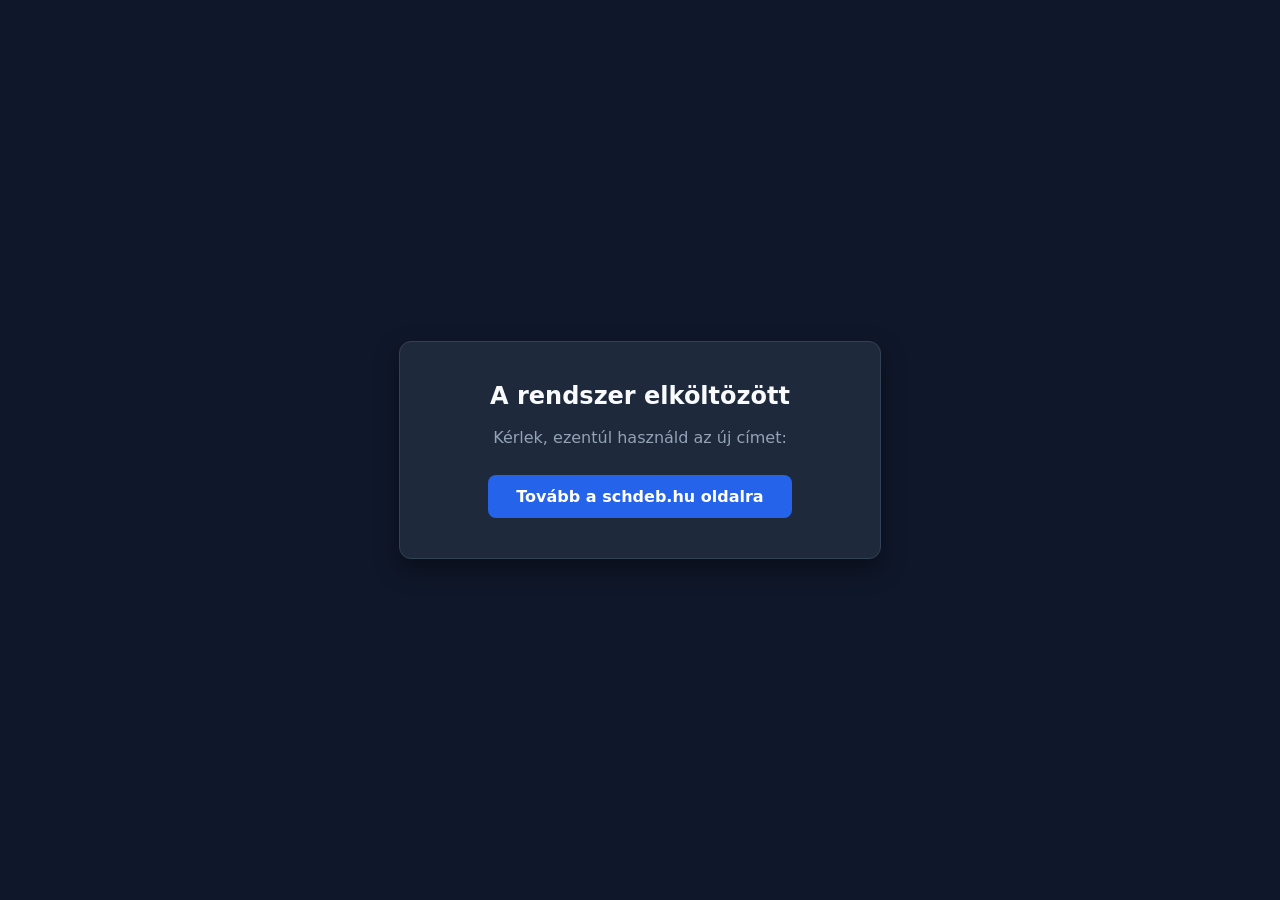
<file: index.html>
<!DOCTYPE html>
<html lang="hu">
<head>
    <meta charset="UTF-8">
    <meta name="viewport" content="width=device-width, initial-scale=1.0">
    <title>CMMS - Átköltöztünk</title>
    <style>
        body {
            font-family: 'Segoe UI', system-ui, sans-serif;
            background-color: #0f172a;
            color: #f8fafc;
            display: flex;
            justify-content: center;
            align-items: center;
            height: 100vh;
            margin: 0;
            padding: 20px;
            box-sizing: border-box;
        }
        .card {
            background-color: #1e293b;
            border: 1px solid #334155;
            border-radius: 12px;
            padding: 40px 30px;
            text-align: center;
            max-width: 420px;
            width: 100%;
            box-shadow: 0 10px 25px rgba(0, 0, 0, 0.4);
        }
        h1 {
            margin-top: 0;
            font-size: 24px;
            color: #f8fafc;
        }
        p {
            color: #94a3b8;
            font-size: 16px;
            line-height: 1.5;
            margin-bottom: 25px;
        }
        a.btn {
            display: inline-block;
            background-color: #2563eb;
            color: #ffffff;
            text-decoration: none;
            font-weight: bold;
            font-size: 16px;
            padding: 12px 28px;
            border-radius: 8px;
            transition: background-color 0.2s;
        }
        a.btn:hover {
            background-color: #1d4ed8;
        }
    </style>
</head>
<body>
    <div class="card">
        <h1>A rendszer elköltözött</h1>
        <p>Kérlek, ezentúl használd az új címet:</p>
        <a href="https://schdeb.hu" class="btn">Tovább a schdeb.hu oldalra</a>
    </div>
</body>
</html>
</file>
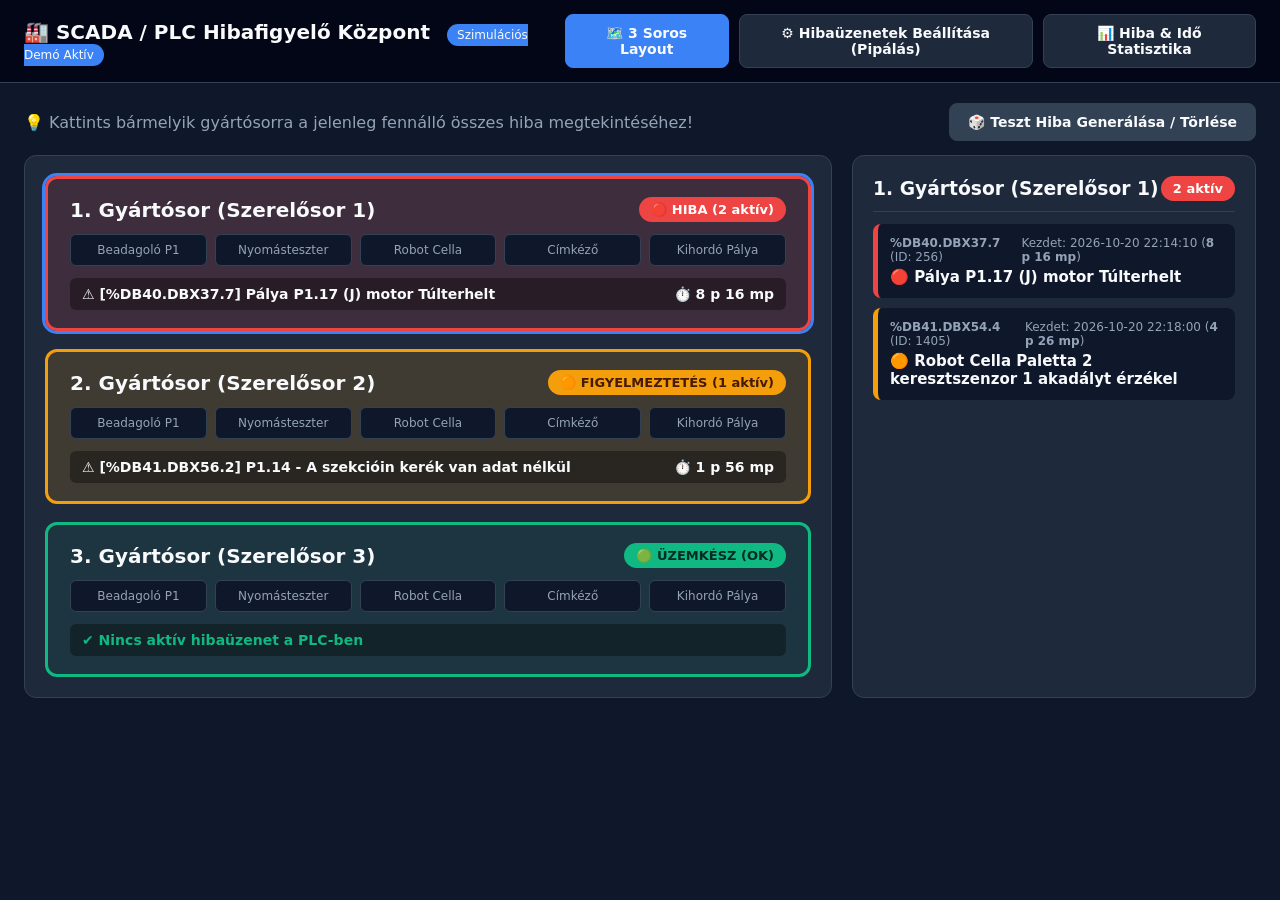
<file: plc.html>
<!DOCTYPE html>
<html lang="hu">
<head>
    <meta charset="UTF-8">
    <meta name="viewport" content="width=device-width, initial-scale=1.0">
    <title>Gyártósori PLC Hibafigyelő & Layout</title>
    <style>
        :root {
            --bg-dark: #0f172a;
            --card-bg: #1e293b;
            --border: #334155;
            --text-main: #f8fafc;
            --text-muted: #94a3b8;
            --ok-green: #10b981;
            --warn-orange: #f59e0b;
            --err-red: #ef4444;
            --accent: #3b82f6;
        }
        * { box-sizing: border-box; font-family: 'Segoe UI', system-ui, sans-serif; }
        body { margin: 0; background: var(--bg-dark); color: var(--text-main); }

        /* Felső navigáció */
        header {
            display: flex; justify-content: space-between; align-items: center;
            padding: 14px 24px; background: #020617; border-bottom: 1px solid var(--border);
        }
        .nav-tabs { display: flex; gap: 10px; }
        .tab-btn {
            padding: 10px 18px; border-radius: 8px; border: 1px solid var(--border);
            background: var(--card-bg); color: var(--text-main); cursor: pointer;
            font-weight: 600; font-size: 14px; transition: 0.2s;
        }
        .tab-btn.active { background: var(--accent); border-color: var(--accent); }
        .container { padding: 20px 24px; max-width: 1600px; margin: auto; }

        /* FÜL 1: LAYOUT ÉS AKTÍV HIBÁK */
        .layout-grid {
            display: grid; grid-template-columns: 2fr 1fr; gap: 20px;
        }
        .plant-floor {
            background: var(--card-bg); border: 1px solid var(--border);
            border-radius: 12px; padding: 20px; display: flex; flex-direction: column; gap: 18px;
        }
        .line-box {
            border: 3px solid var(--ok-green); border-radius: 12px; padding: 18px 22px;
            background: rgba(16, 185, 129, 0.08); cursor: pointer;
            transition: transform 0.15s, box-shadow 0.2s; position: relative;
        }
        .line-box:hover { transform: translateY(-2px); }
        .line-box.selected { outline: 3px solid var(--accent); }

        /* Státusz színek és animációk */
        .line-box.status-ERROR {
            border-color: var(--err-red); background: rgba(239, 68, 68, 0.15);
            animation: pulse-red 1.4s infinite;
        }
        .line-box.status-WARNING {
            border-color: var(--warn-orange); background: rgba(245, 158, 11, 0.15);
            animation: pulse-orange 2s infinite;
        }
        @keyframes pulse-red {
            0%, 100% { box-shadow: 0 0 0 0 rgba(239, 68, 68, 0.6); }
            50% { box-shadow: 0 0 22px 6px rgba(239, 68, 68, 0.35); }
        }
        @keyframes pulse-orange {
            0%, 100% { box-shadow: 0 0 0 0 rgba(245, 158, 11, 0.5); }
            50% { box-shadow: 0 0 16px 4px rgba(245, 158, 11, 0.25); }
        }

        .line-header { display: flex; justify-content: space-between; align-items: center; margin-bottom: 12px; }
        .line-title { font-size: 20px; font-weight: 700; }
        .badge {
            padding: 5px 12px; border-radius: 20px; font-size: 13px; font-weight: 700;
        }
        .badge.OK { background: var(--ok-green); color: #022c22; }
        .badge.WARNING { background: var(--warn-orange); color: #451a03; }
        .badge.ERROR { background: var(--err-red); color: white; }

        /* Gépállomások vizuális sávja a soron belül */
        .stations-row {
            display: grid; grid-template-columns: repeat(5, 1fr); gap: 8px; margin-bottom: 12px;
        }
        .station-pill {
            background: #0f172a; border: 1px solid var(--border); border-radius: 6px;
            padding: 8px; text-align: center; font-size: 12px; color: var(--text-muted);
        }
        .top-alarm-banner {
            font-size: 14px; font-weight: 600; padding: 8px 12px; border-radius: 6px;
            background: rgba(0,0,0,0.35); display: flex; justify-content: space-between;
        }

        /* Jobb oldali részletes hibalista panel */
        .details-panel {
            background: var(--card-bg); border: 1px solid var(--border);
            border-radius: 12px; padding: 20px; display: flex; flex-direction: column;
            max-height: 650px;
        }
        .alarm-list { overflow-y: auto; display: flex; flex-direction: column; gap: 10px; margin-top: 12px; }
        .alarm-card {
            padding: 12px; border-radius: 8px; border-left: 5px solid var(--err-red);
            background: #0f172a;
        }
        .alarm-card.WARNING { border-left-color: var(--warn-orange); }
        .alarm-card-head { display: flex; justify-content: space-between; font-size: 12px; color: var(--text-muted); margin-bottom: 4px; }
        .alarm-card-text { font-size: 15px; font-weight: 600; }

        /* Táblázatok (Beállítások és Statisztika) */
        .card-panel {
            background: var(--card-bg); border: 1px solid var(--border);
            border-radius: 12px; padding: 20px;
        }
        .toolbar { display: flex; gap: 12px; margin-bottom: 16px; flex-wrap: wrap; align-items: center; }
        input[type="text"], select {
            background: #0f172a; color: white; border: 1px solid var(--border);
            padding: 9px 14px; border-radius: 6px; font-size: 14px;
        }
        table { width: 100%; border-collapse: collapse; font-size: 14px; }
        th, td { padding: 10px 12px; border-bottom: 1px solid var(--border); text-align: left; }
        th { background: #0f172a; color: var(--text-muted); position: sticky; top: 0; }
        .table-scroll { max-height: 540px; overflow-y: auto; border: 1px solid var(--border); border-radius: 8px; }

        /* KPI kártyák a statisztikánál */
        .kpi-row { display: grid; grid-template-columns: repeat(4, 1fr); gap: 16px; margin-bottom: 20px; }
        .kpi-box { background: #0f172a; border: 1px solid var(--border); padding: 16px; border-radius: 10px; }
        .kpi-val { font-size: 28px; font-weight: 800; margin-top: 6px; color: var(--accent); }
        .bar-wrap { background: #0f172a; height: 10px; border-radius: 5px; overflow: hidden; width: 140px; }
        .bar-fill { height: 100%; background: var(--err-red); }
    </style>
</head>
<body>

<header>
    <div>
        <span style="font-size: 20px; font-weight: 800;">🏭 SCADA / PLC Hibafigyelő Központ</span>
        <span id="conn_badge" style="margin-left: 12px; font-size: 12px; padding: 4px 10px; border-radius: 12px; background: #3b82f6;">Szimulációs Demó Aktív</span>
    </div>
    <div class="nav-tabs">
        <button class="tab-btn active" onclick="switchTab('layout', this)">🗺️ 3 Soros Layout</button>
        <button class="tab-btn" onclick="switchTab('config', this)">⚙️ Hibaüzenetek Beállítása (Pipálás)</button>
        <button class="tab-btn" onclick="switchTab('stats', this)">📊 Hiba & Idő Statisztika</button>
    </div>
</header>

<div class="container">

    <!-- ================= 1. FÜL: LAYOUT ================= -->
    <div id="tab_layout" class="tab-content">
        <div style="margin-bottom: 14px; display: flex; justify-content: space-between; align-items: center;">
            <span style="color: var(--text-muted);">💡 Kattints bármelyik gyártósorra a jelenleg fennálló összes hiba megtekintéséhez!</span>
            <button class="tab-btn" style="background:#334155;" onclick="triggerRandomDemoAlarm()">🎲 Teszt Hiba Generálása / Törlése</button>
        </div>

        <div class="layout-grid">
            <!-- Bal oldal: 3 Gyártósor vizuális layout -->
            <div class="plant-floor" id="lines_container"></div>

            <!-- Jobb oldal: Kiválasztott gyártósor aktív hibalistája -->
            <div class="details-panel">
                <div style="display: flex; justify-content: space-between; align-items: center; border-bottom: 1px solid var(--border); padding-bottom: 10px;">
                    <h3 id="selected_line_title" style="margin: 0;">Kiválasztva: 1. Gyártósor</h3>
                    <span id="selected_line_count" class="badge OK">0 aktív</span>
                </div>
                <div class="alarm-list" id="active_alarm_list"></div>
            </div>
        </div>
    </div>

    <!-- ================= 2. FÜL: HIBA KONFIGURÁCIÓ ================= -->
    <div id="tab_config" class="tab-content" style="display: none;">
        <div class="card-panel">
            <div class="toolbar">
                <label><b>Gyártósor:</b></label>
                <select id="cfg_line" onchange="renderConfigTable()">
                    <option value="LINE_1">1. Gyártósor (PLC 1)</option>
                    <option value="LINE_2">2. Gyártósor (PLC 2)</option>
                    <option value="LINE_3">3. Gyártósor (PLC 3)</option>
                </select>

                <input type="text" id="cfg_search" placeholder="🔍 Keresés szöveg vagy DB cím alapján (pl. Vészstop, P1.17, DB40)..." style="width: 380px;" oninput="renderConfigTable()">

                <select id="cfg_filter_sev" onchange="renderConfigTable()">
                    <option value="ALL">Minden típus</option>
                    <option value="ERROR">🔴 Csak Piros Hiba (ERROR)</option>
                    <option value="WARNING">🟠 Csak Narancs Infó (WARNING)</option>
                </select>

                <label style="cursor: pointer;">
                    <input type="checkbox" id="cfg_hide_empty" checked onchange="renderConfigTable()"> 
                    <code>&lt;No value&gt;</code> tartalékok elrejtése
                </label>
            </div>

            <div class="table-scroll">
                <table>
                    <thead>
                        <tr>
                            <th style="width: 90px;">Megjelenítés</th>
                            <th style="width: 70px;">ID</th>
                            <th style="width: 140px;">PLC Cím</th>
                            <th>Hibaüzenet Szövege (HMIAlarms.xlsx)</th>
                            <th style="width: 220px;">Jelzés Szintje (Szín)</th>
                        </tr>
                    </thead>
                    <tbody id="cfg_tbody"></tbody>
                </table>
            </div>
        </div>
    </div>

    <!-- ================= 3. FÜL: STATISZTIKA ================= -->
    <div id="tab_stats" class="tab-content" style="display: none;">
        <div class="kpi-row">
            <div class="kpi-box">
                <div style="color: var(--text-muted); font-size: 13px;">Összes Hibaesemény (Időszak)</div>
                <div class="kpi-val" id="kpi_total_count">0 db</div>
            </div>
            <div class="kpi-box">
                <div style="color: var(--text-muted); font-size: 13px;">Teljes Hiba / Állásidő</div>
                <div class="kpi-val" id="kpi_total_time" style="color: var(--err-red);">0 perc</div>
            </div>
            <div class="kpi-box">
                <div style="color: var(--text-muted); font-size: 13px;">Átlagos Elhárítási Idő (MTTR)</div>
                <div class="kpi-val" id="kpi_mttr" style="color: var(--warn-orange);">0 mp</div>
            </div>
            <div class="kpi-box">
                <div style="color: var(--text-muted); font-size: 13px;">Legkritikusabb Állomás</div>
                <div class="kpi-val" id="kpi_worst_line" style="font-size: 20px; color: var(--ok-green);">-</div>
            </div>
        </div>

        <div class="card-panel">
            <div class="toolbar">
                <label><b>Gyártósor szűrő:</b></label>
                <select id="stat_line" onchange="renderStats()">
                    <option value="ALL">Összes Gyártósor (1-3)</option>
                    <option value="LINE_1">1. Gyártósor</option>
                    <option value="LINE_2">2. Gyártósor</option>
                    <option value="LINE_3">3. Gyártósor</option>
                </select>
            </div>

            <div class="table-scroll">
                <table>
                    <thead>
                        <tr>
                            <th>Gyártósor</th>
                            <th>PLC Cím</th>
                            <th>Hibaüzenet</th>
                            <th>Szint</th>
                            <th>Előfordulás (db)</th>
                            <th>Összes Időtartam</th>
                            <th>Átlagos Idő</th>
                            <th>Időarány</th>
                        </tr>
                    </thead>
                    <tbody id="stat_tbody"></tbody>
                </table>
            </div>
        </div>
    </div>

</div>

<script>
    const API_BASE = "http://localhost:8000/api";
    let selectedLine = "LINE_1";

    const LINES = [
        { id: "LINE_1", name: "1. Gyártósor (Szerelősor 1)", stations: ["Beadagoló P1", "Nyomásteszter", "Robot Cella", "Címkéző", "Kihordó Pálya"] },
        { id: "LINE_2", name: "2. Gyártósor (Szerelősor 2)", stations: ["Beadagoló P1", "Nyomásteszter", "Robot Cella", "Címkéző", "Kihordó Pálya"] },
        { id: "LINE_3", name: "3. Gyártósor (Szerelősor 3)", stations: ["Beadagoló P1", "Nyomásteszter", "Robot Cella", "Címkéző", "Kihordó Pálya"] }
    ];

    // Valódi minták a csatolt HMIAlarms.xlsx fájlból
    let alarmDefinitions = [
        { DefID: 1, LineID: "LINE_1", AlarmID: 1, PLCAddress: "%DB40.DBX0.0", AlarmText: "Vészstop lenyomva a Főszekrényen", Severity: "ERROR", IsEnabled: 1 },
        { DefID: 2, LineID: "LINE_1", AlarmID: 3, PLCAddress: "%DB40.DBX0.2", AlarmText: "Vészstop -1- lenyomva a beadagoló pályán", Severity: "ERROR", IsEnabled: 1 },
        { DefID: 3, LineID: "LINE_1", AlarmID: 7, PLCAddress: "%DB40.DBX0.6", AlarmText: "Vészstop lenyomva a Címkéző Állomásnál", Severity: "ERROR", IsEnabled: 1 },
        { DefID: 4, LineID: "LINE_1", AlarmID: 17, PLCAddress: "%DB40.DBX10.0", AlarmText: "Inxpect Diagnosztikai Hiba", Severity: "ERROR", IsEnabled: 1 },
        { DefID: 5, LineID: "LINE_1", AlarmID: 256, PLCAddress: "%DB40.DBX37.7", AlarmText: "Pálya P1.17 (J) motor Túlterhelt", Severity: "ERROR", IsEnabled: 1 },
        { DefID: 6, LineID: "LINE_1", AlarmID: 469, PLCAddress: "%DB40.DBX61.4", AlarmText: "Robot: 5 - \"HIBAS KEREK ATMERO\"", Severity: "ERROR", IsEnabled: 1 },
        { DefID: 7, LineID: "LINE_1", AlarmID: 1063, PLCAddress: "%DB41.DBX15.6", AlarmText: "P1.10 Motor túlmelegedés", Severity: "WARNING", IsEnabled: 1 },
        { DefID: 8, LineID: "LINE_1", AlarmID: 1233, PLCAddress: "%DB41.DBX35.0", AlarmText: "P1.17 ERP kommunikáció van de a kerék paraméterei hibásak", Severity: "WARNING", IsEnabled: 1 },
        { DefID: 9, LineID: "LINE_1", AlarmID: 1405, PLCAddress: "%DB41.DBX54.4", AlarmText: "Robot Cella Paletta 2 keresztszenzor 1 akadályt érzékel", Severity: "WARNING", IsEnabled: 1 },
        { DefID: 10, LineID: "LINE_1", AlarmID: 12, PLCAddress: "%DB40.DBX1.3", AlarmText: "<No value>", Severity: "ERROR", IsEnabled: 0 },
        // LINE_2 és LINE_3 definíciók
        { DefID: 11, LineID: "LINE_2", AlarmID: 266, PLCAddress: "%DB40.DBX39.1", AlarmText: "Pálya P1.20 Továbbítási Időtúllépés történt", Severity: "ERROR", IsEnabled: 1 },
        { DefID: 12, LineID: "LINE_2", AlarmID: 1419, PLCAddress: "%DB41.DBX56.2", AlarmText: "P1.14 - A szekcióin kerék van adat nélkül", Severity: "WARNING", IsEnabled: 1 },
        { DefID: 13, LineID: "LINE_3", AlarmID: 483, PLCAddress: "%DB40.DBX63.2", AlarmText: "Robot: 12 - \"HOME PROGRAM LEFUTAS HIBA\"", Severity: "ERROR", IsEnabled: 1 }
    ];

    // Aktív hibák (demó adatok induláskor)
    let activeAlarms = [
        { LogID: 101, LineID: "LINE_1", PLCAddress: "%DB40.DBX37.7", StartTime: "2026-10-20 22:14:10", ElapsedSec: 495 },
        { LogID: 102, LineID: "LINE_1", PLCAddress: "%DB41.DBX54.4", StartTime: "2026-10-20 22:18:00", ElapsedSec: 265 },
        { LogID: 103, LineID: "LINE_2", PLCAddress: "%DB41.DBX56.2", StartTime: "2026-10-20 22:20:30", ElapsedSec: 115 }
    ];

    // Történeti statisztika (demó adatok)
    let statHistory = [
        { LineID: "LINE_1", PLCAddress: "%DB40.DBX37.7", OccurrenceCount: 14, TotalDurationSec: 5420 },
        { LineID: "LINE_1", PLCAddress: "%DB40.DBX61.4", OccurrenceCount: 9, TotalDurationSec: 3180 },
        { LineID: "LINE_2", PLCAddress: "%DB40.DBX39.1", OccurrenceCount: 19, TotalDurationSec: 2890 },
        { LineID: "LINE_1", PLCAddress: "%DB41.DBX54.4", OccurrenceCount: 27, TotalDurationSec: 1950 },
        { LineID: "LINE_3", PLCAddress: "%DB40.DBX63.2", OccurrenceCount: 5, TotalDurationSec: 1420 }
    ];

    function formatDuration(sec) {
        const m = Math.floor(sec / 60);
        const s = Math.floor(sec % 60);
        return m > 0 ? `${m} p ${s} mp` : `${s} mp`;
    }

    function getEnrichedActiveAlarms() {
        return activeAlarms.map(a => {
            const def = alarmDefinitions.find(d => d.LineID === a.LineID && d.PLCAddress === a.PLCAddress);
            if (!def || !def.IsEnabled) return null;
            return { ...a, AlarmText: def.AlarmText, Severity: def.Severity, AlarmID: def.AlarmID };
        }).filter(Boolean).sort((a, b) => (a.Severity === "ERROR" ? -1 : 1));
    }

    function renderLayout() {
        const enriched = getEnrichedActiveAlarms();
        const container = document.getElementById("lines_container");
        container.innerHTML = "";

        LINES.forEach(line => {
            const lineAlarms = enriched.filter(a => a.LineID === line.id);
            const hasError = lineAlarms.some(a => a.Severity === "ERROR");
            const hasWarn = lineAlarms.some(a => a.Severity === "WARNING");

            let stateClass = "OK";
            let badgeText = "🟢 ÜZEMKÉSZ (OK)";
            if (hasError) { stateClass = "ERROR"; badgeText = `🔴 HIBA (${lineAlarms.length} aktív)`; }
            else if (hasWarn) { stateClass = "WARNING"; badgeText = `🟠 FIGYELMEZTETÉS (${lineAlarms.length} aktív)`; }

            const topAlarm = lineAlarms[0];
            const bannerHtml = topAlarm
                ? `<div class="top-alarm-banner">
                     <span>⚠️ <b>[${topAlarm.PLCAddress}]</b> ${topAlarm.AlarmText}</span>
                     <span>⏱️ ${formatDuration(topAlarm.ElapsedSec)}</span>
                   </div>`
                : `<div class="top-alarm-banner" style="color: var(--ok-green);">✔ Nincs aktív hibaüzenet a PLC-ben</div>`;

            const div = document.createElement("div");
            div.className = `line-box status-${stateClass} ${selectedLine === line.id ? 'selected' : ''}`;
            div.onclick = () => { selectedLine = line.id; renderLayout(); };

            div.innerHTML = `
                <div class="line-header">
                    <span class="line-title">${line.name}</span>
                    <span class="badge ${stateClass}">${badgeText}</span>
                </div>
                <div class="stations-row">
                    ${line.stations.map(st => `<div class="station-pill">${st}</div>`).join("")}
                </div>
                ${bannerHtml}
            `;
            container.appendChild(div);
        });

        renderSelectedLineDetails(enriched);
    }

    function renderSelectedLineDetails(enriched) {
        const lineObj = LINES.find(l => l.id === selectedLine);
        document.getElementById("selected_line_title").innerText = lineObj ? lineObj.name : selectedLine;

        const listDiv = document.getElementById("active_alarm_list");
        const countBadge = document.getElementById("selected_line_count");
        const alarms = enriched.filter(a => a.LineID === selectedLine);

        countBadge.innerText = `${alarms.length} aktív`;
        countBadge.className = `badge ${alarms.some(a => a.Severity === 'ERROR') ? 'ERROR' : (alarms.length ? 'WARNING' : 'OK')}`;

        if (alarms.length === 0) {
            listDiv.innerHTML = `<div style="text-align:center; padding: 40px; color: var(--text-muted);">✅ Ezen a gyártósoron jelenleg nincs aktív hiba.</div>`;
            return;
        }

        listDiv.innerHTML = alarms.map(a => `
            <div class="alarm-card ${a.Severity}">
                <div class="alarm-card-head">
                    <span><b>${a.PLCAddress}</b> (ID: ${a.AlarmID})</span>
                    <span>Kezdet: ${a.StartTime} (<b>${formatDuration(a.ElapsedSec)}</b>)</span>
                </div>
                <div class="alarm-card-text">
                    ${a.Severity === 'ERROR' ? '🔴' : '🟠'} ${a.AlarmText}
                </div>
            </div>
        `).join("");
    }

    function renderConfigTable() {
        const line = document.getElementById("cfg_line").value;
        const q = document.getElementById("cfg_search").value.toLowerCase().trim();
        const sev = document.getElementById("cfg_filter_sev").value;
        const hideEmpty = document.getElementById("cfg_hide_empty").checked;

        const tbody = document.getElementById("cfg_tbody");
        const filtered = alarmDefinitions.filter(d => {
            if (d.LineID !== line) return false;
            if (hideEmpty && d.AlarmText === "<No value>") return false;
            if (sev !== "ALL" && d.Severity !== sev) return false;
            if (q && !(`${d.AlarmText} ${d.PLCAddress} ${d.AlarmID}`).toLowerCase().includes(q)) return false;
            return true;
        });

        tbody.innerHTML = filtered.map(d => `
            <tr>
                <td style="text-align: center;">
                    <input type="checkbox" style="transform: scale(1.4); cursor: pointer;" 
                           ${d.IsEnabled ? 'checked' : ''} 
                           onchange="toggleAlarmEnable(${d.DefID}, this.checked)">
                </td>
                <td>#${d.AlarmID}</td>
                <td><code>${d.PLCAddress}</code></td>
                <td style="font-weight: 600;">${d.AlarmText}</td>
                <td>
                    <select onchange="changeAlarmSeverity(${d.DefID}, this.value)" 
                            style="border-color: ${d.Severity === 'ERROR' ? '#ef4444' : '#f59e0b'};">
                        <option value="ERROR" ${d.Severity === 'ERROR' ? 'selected' : ''}>🔴 Piros Hiba (ERROR)</option>
                        <option value="WARNING" ${d.Severity === 'WARNING' ? 'selected' : ''}>🟠 Narancs Infó (WARNING)</option>
                    </select>
                </td>
            </tr>
        `).join("");
    }

    function toggleAlarmEnable(defId, enabled) {
        const item = alarmDefinitions.find(d => d.DefID === defId);
        if (item) {
            item.IsEnabled = enabled ? 1 : 0;
            renderLayout();
            renderStats();
        }
    }

    function changeAlarmSeverity(defId, newSev) {
        const item = alarmDefinitions.find(d => d.DefID === defId);
        if (item) {
            item.Severity = newSev;
            renderConfigTable();
            renderLayout();
            renderStats();
        }
    }

    function renderStats() {
        const filterLine = document.getElementById("stat_line").value;
        const tbody = document.getElementById("stat_tbody");

        const rows = statHistory.map(s => {
            const def = alarmDefinitions.find(d => d.LineID === s.LineID && d.PLCAddress === s.PLCAddress);
            if (!def || !def.IsEnabled) return null;
            if (filterLine !== "ALL" && s.LineID !== filterLine) return null;
            return { ...s, AlarmText: def.AlarmText, Severity: def.Severity };
        }).filter(Boolean).sort((a, b) => b.TotalDurationSec - a.TotalDurationSec);

        const totalCount = rows.reduce((sum, r) => sum + r.OccurrenceCount, 0);
        const totalSec = rows.reduce((sum, r) => sum + r.TotalDurationSec, 0);
        const maxSec = rows.length ? rows[0].TotalDurationSec : 1;

        document.getElementById("kpi_total_count").innerText = `${totalCount} db`;
        document.getElementById("kpi_total_time").innerText = `${Math.round(totalSec / 60)} perc`;
        document.getElementById("kpi_mttr").innerText = totalCount ? `${Math.round(totalSec / totalCount)} mp` : "0 mp";
        document.getElementById("kpi_worst_line").innerText = rows.length ? `${rows[0].LineID} (${rows[0].PLCAddress})` : "-";

        tbody.innerHTML = rows.map(r => {
            const avg = Math.round(r.TotalDurationSec / r.OccurrenceCount);
            const pct = Math.round((r.TotalDurationSec / maxSec) * 100);
            return `
                <tr>
                    <td><b>${r.LineID}</b></td>
                    <td><code>${r.PLCAddress}</code></td>
                    <td style="font-weight: 600;">${r.AlarmText}</td>
                    <td><span class="badge ${r.Severity}">${r.Severity === 'ERROR' ? '🔴 Hiba' : '🟠 Infó'}</span></td>
                    <td><b>${r.OccurrenceCount}x</b></td>
                    <td>${formatDuration(r.TotalDurationSec)}</td>
                    <td>${formatDuration(avg)}</td>
                    <td>
                        <div class="bar-wrap">
                            <div class="bar-fill" style="width:${pct}%; background:${r.Severity === 'ERROR' ? '#ef4444' : '#f59e0b'};"></div>
                        </div>
                    </td>
                </tr>
            `;
        }).join("");
    }

    function triggerRandomDemoAlarm() {
        if (activeAlarms.find(a => a.LineID === "LINE_3")) {
            activeAlarms = activeAlarms.filter(a => a.LineID !== "LINE_3");
        } else {
            activeAlarms.push({
                LogID: Date.now(), LineID: "LINE_3", PLCAddress: "%DB40.DBX63.2",
                StartTime: new Date().toTimeString().slice(0, 8), ElapsedSec: 1
            });
        }
        renderLayout();
    }

    function switchTab(tabName, btn) {
        document.querySelectorAll(".tab-content").forEach(el => el.style.display = "none");
        document.querySelectorAll(".tab-btn").forEach(el => el.classList.remove("active"));
        document.getElementById("tab_" + tabName).style.display = "block";
        btn.classList.add("active");
        if (tabName === "config") renderConfigTable();
        if (tabName === "stats") renderStats();
    }

    // Másodpercenkénti számláló frissítés
    setInterval(() => {
        activeAlarms.forEach(a => a.ElapsedSec++);
        renderLayout();
    }, 1000);

    renderLayout();
</script>
</body>
</html>
</file>
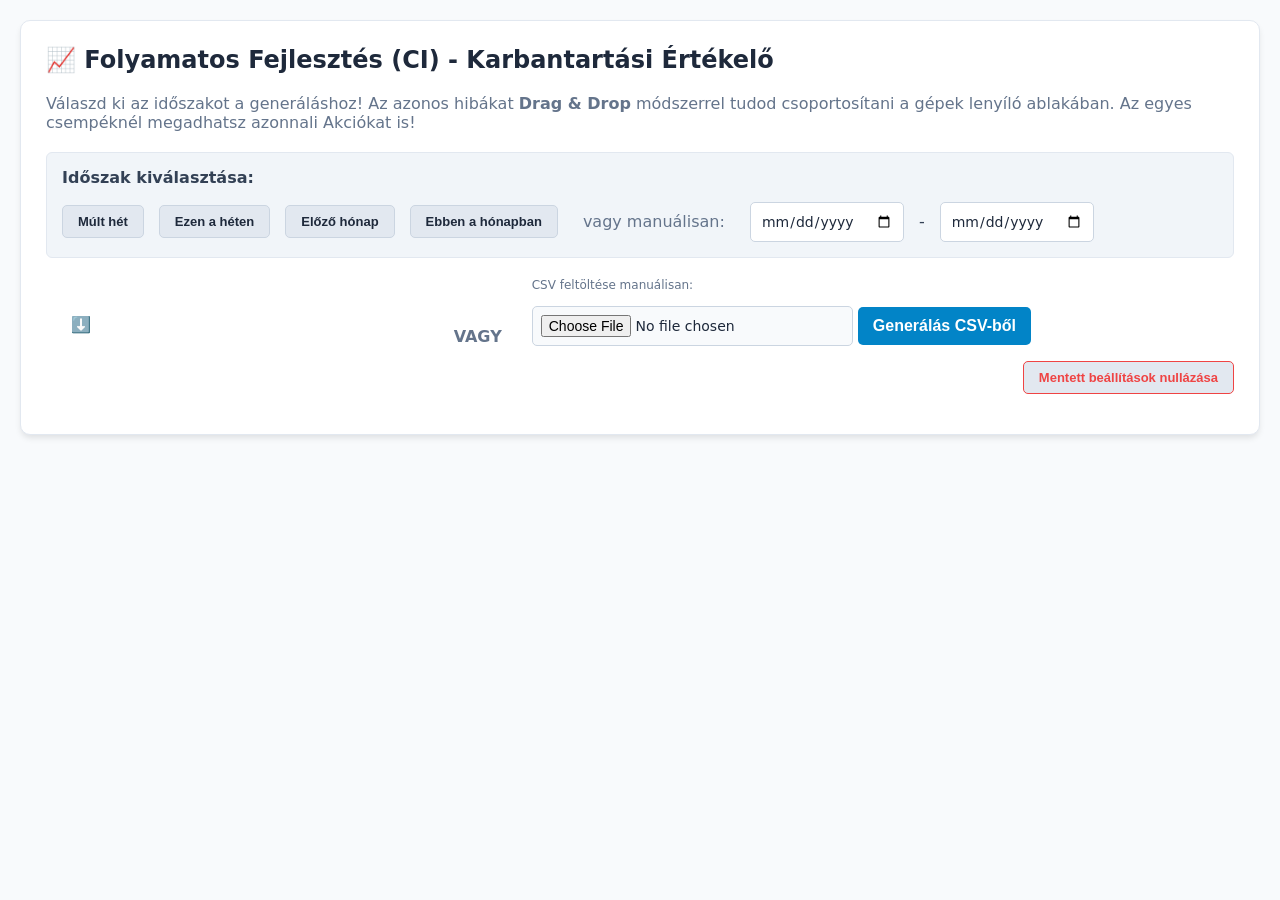
<file: prezentacio.html>
<!DOCTYPE html>
<html lang="hu">
<head>
    <meta charset="UTF-8">
    <meta name="viewport" content="width=device-width, initial-scale=1.0">
    <title>CMMS Continuous Improvement Prezentáció</title>
    <style>
        :root {
            --bg-dark: #0f172a; --surface: #ffffff; --primary: #1e293b; 
            --accent: #0284c7; --text-main: #334155; --text-muted: #64748b;
            --border: #e2e8f0; --pri-info: #0ea5e9; --pri-normal: #10b981; 
            --pri-high: #f59e0b; --pri-crit: #ef4444; --prev: #8b5cf6;
        }

        body { font-family: 'Segoe UI', system-ui, sans-serif; background: #f8fafc; color: var(--text-main); margin: 0; padding: 20px; }
        
        .control-panel { background: var(--surface); padding: 25px; border-radius: 10px; box-shadow: 0 4px 6px -1px rgba(0,0,0,0.1); max-width: 1200px; margin: 0 auto 30px auto; border: 1px solid var(--border); }
        .control-panel h2 { margin-top: 0; color: var(--primary); font-size: 24px; display:flex; align-items:center; gap:10px; }
        
        .flex-row { display: flex; gap: 15px; align-items: center; flex-wrap: wrap; margin-bottom: 15px; }
        .btn-quick { background: #e2e8f0; border: 1px solid #cbd5e1; padding: 8px 15px; border-radius: 5px; cursor: pointer; color: var(--primary); font-weight: 600; font-size: 13px; transition: 0.2s; }
        .btn-quick:hover { background: #cbd5e1; }
        
        input[type="date"], input[type="file"], input[type="text"], textarea { padding: 10px; border: 1px solid #cbd5e1; border-radius: 5px; font-family: inherit; font-size: 14px; background: #fff; color:var(--primary); box-sizing: border-box; }
        .dash-input { width: 100%; margin-bottom: 15px; }
        .dash-input:focus { outline: none; border-color: var(--accent); box-shadow: 0 0 0 3px rgba(2, 132, 199, 0.1); }
        
        .btn-generate { background: var(--accent); color: white; border: none; padding: 12px 25px; border-radius: 5px; cursor: pointer; font-weight: bold; font-size: 16px; margin-top: 10px; transition: 0.2s; }
        .btn-generate:hover { background: #0369a1; }
        .btn-print { background: var(--pri-normal); color: white; border: none; padding: 12px 25px; border-radius: 5px; cursor: pointer; font-weight: bold; font-size: 16px; margin-top: 10px; display: none; }
        
        #reportContainer { display: none; background: white; padding: 40px; max-width: 1200px; margin: 0 auto; box-shadow: 0 10px 25px rgba(0,0,0,0.1); border-radius: 8px; border-top: 8px solid var(--primary); }
        
        .report-header { display: flex; justify-content: space-between; align-items: flex-end; border-bottom: 2px solid var(--primary); padding-bottom: 20px; margin-bottom: 30px; }
        .report-header h1 { margin: 0; color: var(--primary); font-size: 32px; text-transform: uppercase; letter-spacing: 1px; }
        .report-header .date-range { font-size: 18px; color: var(--text-muted); font-weight: bold; }

        .kpi-grid { display: grid; grid-template-columns: repeat(4, 1fr); gap: 20px; margin-bottom: 40px; }
        .kpi-box { background: #f8fafc; padding: 20px; border-radius: 8px; text-align: center; border: 1px solid var(--border); border-bottom: 4px solid var(--border); }
        .kpi-box h4 { margin: 0 0 10px 0; font-size: 13px; color: var(--text-muted); text-transform: uppercase; letter-spacing: 0.5px; }
        .kpi-box .val { font-size: 36px; font-weight: bold; color: var(--primary); }
        .kpi-box.crit { border-bottom-color: var(--pri-crit); } .kpi-box.crit .val { color: var(--pri-crit); }
        .kpi-box.warn { border-bottom-color: var(--pri-high); } .kpi-box.warn .val { color: var(--pri-high); }
        .kpi-box.prev { border-bottom-color: var(--prev); } .kpi-box.prev .val { color: var(--prev); }

        .section-title { font-size: 22px; color: var(--primary); margin: 30px 0 15px 0; border-bottom: 2px solid var(--border); padding-bottom: 5px; display: flex; align-items: center; justify-content: space-between; gap: 10px; }
        
        /* CSEMPE & ACCORDION STÍLUSOK */
        details { background: #f8fafc; border: 1px solid var(--border); border-radius: 6px; margin-bottom: 15px; transition: all 0.3s ease; }
        details[open] { box-shadow: 0 4px 10px rgba(0,0,0,0.05); border-color: var(--accent); }
        summary { padding: 15px 20px; font-weight: bold; font-size: 16px; cursor: pointer; list-style: none; display: flex; justify-content: space-between; align-items: center; color: var(--primary); }
        summary::-webkit-details-marker { display: none; }
        summary:hover { background: #f1f5f9; }
        
        .summary-title { display: flex; align-items: center; gap: 10px; flex: 1; font-size: 18px; }
        .summary-stats { display: flex; gap: 15px; align-items: center; font-size: 14px; }
        .summary-badge { background: var(--bg-dark); color: white; padding: 4px 10px; border-radius: 20px; font-size: 12px; }
        .summary-badge.crit { background: var(--pri-crit); }
        .summary-badge.warn { background: var(--pri-high); color: #000; }
        
        .details-content { padding: 20px; border-top: 1px solid var(--border); background: #ffffff; border-radius: 0 0 6px 6px; }

        /* DRAG & DROP CSEMPÉK */
        .tile-grid { display: grid; grid-template-columns: repeat(auto-fill, minmax(280px, 1fr)); gap: 15px; }
        .ticket-tile { background: #ffffff; border: 1px solid var(--border); border-radius: 8px; padding: 15px; box-shadow: 0 2px 4px rgba(0,0,0,0.05); cursor: grab; transition: transform 0.2s, box-shadow 0.2s; position: relative; display: flex; flex-direction: column; }
        .ticket-tile:active { cursor: grabbing; }
        .ticket-tile:hover { transform: translateY(-2px); box-shadow: 0 6px 12px rgba(0,0,0,0.1); border-color: #cbd5e1; }
        .ticket-tile.drag-over { border: 2px dashed var(--accent); background: #f0f9ff; transform: scale(1.02); }
        
        .ticket-tile.group-tile { border: 2px dashed var(--pri-high); background: #fffbeb; }
        .ticket-tile.group-tile.drag-over { border-color: var(--pri-normal); background: #f0fdf4; }

        .tile-header { display: flex; justify-content: space-between; align-items: flex-start; margin-bottom: 10px; font-size: 12px; color: var(--text-muted); }
        .tile-title { font-weight: bold; font-size: 14px; color: var(--text-main); margin-bottom: 8px; line-height: 1.4; }
        .tile-solution { font-size: 13px; color: #64748b; font-style: italic; margin-bottom: 10px; flex: 1; }
        .tile-footer { display: flex; justify-content: space-between; align-items: center; font-size: 12px; margin-top: auto; }

        .badge { padding: 4px 8px; border-radius: 4px; font-size: 10px; font-weight: bold; color: white; text-transform: uppercase; display: inline-block; white-space: nowrap; }
        .badge-crit { background: var(--pri-crit); }
        .badge-high { background: var(--pri-high); }
        .badge-obs { background: var(--pri-obs); }
        .badge-normal { background: var(--bg-dark); }
        
        /* INTERAKTÍV JEGYZET DOBOZ ÉS TÁBLÁZAT */
        .action-plan { background: #f8fafc; border: 1px solid var(--border); padding: 25px; border-radius: 8px; margin-top: 40px; }
        .action-plan h3 { color: var(--primary); margin-top: 0; display: flex; align-items: center; gap: 8px; font-size: 20px; border-bottom: 2px solid var(--border); padding-bottom: 10px; }
        .editable-area { min-height: 100px; background: white; border: 1px dashed #cbd5e1; padding: 20px; border-radius: 5px; font-size: 15px; line-height: 1.6; outline: none; }
        .editable-area:focus { border-color: var(--accent); box-shadow: 0 0 0 3px rgba(2, 132, 199, 0.2); }
        .editable-area li { margin-bottom: 10px; }

        .action-table { width: 100%; border-collapse: collapse; font-size: 14px; margin-bottom: 20px; background: white; }
        .action-table th, .action-table td { border: 1px solid var(--border); padding: 12px; text-align: left; vertical-align: top; }
        .action-table th { background: #fef3c7; color: #b45309; font-weight: bold; }

        /* MODAL KINÉZET RÉSZLETEKHEZ ÉS AKCIÓKHOZ */
        .modal-overlay { display: none; position: fixed; top:0; left:0; width:100%; height:100%; background: rgba(0,0,0,0.85); z-index: 1000; align-items: center; justify-content: center; backdrop-filter: blur(5px); }
        .modal-content { background: var(--surface); padding: 30px; border-radius: 10px; border: 1px solid var(--border); max-width: 700px; width: 90%; max-height: 90vh; overflow-y: auto; color: var(--text-main); box-shadow: 0 10px 40px rgba(0,0,0,0.8); }
        .btn-close-modal { background: var(--border); color: white; border: none; padding: 10px 20px; border-radius: 6px; cursor: pointer; font-size: 14px; font-weight: bold; width: 100%; margin-top: 20px; }

        .no-print { display: flex; }
        @media print {
            body { padding: 0; background: white; }
            .control-panel, .no-print { display: none !important; }
            #reportContainer { box-shadow: none; border-top: none; padding: 0; max-width: 100%; }
            .editable-area { border: 1px solid #eee; }
            .page-break { page-break-before: always; }
            details { break-inside: avoid; }
            details[open] .details-content { display: block; }
            .ticket-tile { break-inside: avoid; border: 1px solid #ccc; box-shadow: none; }
            .modal-overlay { display: none !important; }
        }
    </style>
</head>
<body>

    <div class="control-panel" id="controls">
        <h2>📈 Folyamatos Fejlesztés (CI) - Karbantartási Értékelő</h2>
        <p style="color:var(--text-muted); margin-bottom:20px;">Válaszd ki az időszakot a generáláshoz! Az azonos hibákat <b>Drag & Drop</b> módszerrel tudod csoportosítani a gépek lenyíló ablakában. Az egyes csempéknél megadhatsz azonnali Akciókat is!</p>

        <div class="flex-row" style="background:#f1f5f9; padding:15px; border-radius:6px; border:1px solid var(--border);">
            <div style="font-weight:bold; width:100%;">Időszak kiválasztása:</div>
            <button class="btn-quick" onclick="setPreset('last_week')">Múlt hét</button>
            <button class="btn-quick" onclick="setPreset('this_week')">Ezen a héten</button>
            <button class="btn-quick" onclick="setPreset('last_month')">Előző hónap</button>
            <button class="btn-quick" onclick="setPreset('this_month')">Ebben a hónapban</button>
            <span style="margin: 0 10px; color:var(--text-muted);">vagy manuálisan:</span>
            <input type="date" id="dateFrom">
            <span> - </span>
            <input type="date" id="dateTo">
        </div>
        
        <div class="flex-row" style="margin-top:20px; align-items:flex-end;">
            <button class="btn-generate" style="background: var(--pri-prog);" onclick="fetchDataFromSystem()">⬇️ Elemzés generálása az Élő Rendszerből</button>
            <div style="margin:0 15px; font-weight:bold; color:var(--text-muted);">VAGY</div>
            <div>
                <div style="font-size:12px; margin-bottom:5px; color:var(--text-muted);">CSV feltöltése manuálisan:</div>
                <input type="file" id="csvFileInput" accept=".csv" style="background:#f8fafc; padding:8px;">
                <button class="btn-generate" style="padding: 10px 15px;" onclick="generateReportFromCSV()">Generálás CSV-ből</button>
            </div>
            
            <div style="margin-left:auto; display:flex; gap:10px;">
                <button class="btn-quick" id="btnUnhideAll" onclick="unhideAll()" style="display:none; border-color:var(--text-muted); color:var(--text-muted);">👁️ Rejtettek visszaállítása (<span id="hiddenCount">0</span>)</button>
                <button class="btn-quick" onclick="resetGrouping()" style="border-color:var(--pri-crit); color:var(--pri-crit);">Mentett beállítások nullázása</button>
                <button class="btn-quick" id="btnExpandAll" style="display:none; border:1px solid var(--accent); color:var(--accent);" onclick="toggleAllDetails(true)">Mindent kinyit</button>
                <button class="btn-print" id="btnPrint" onclick="window.print()">🖨️ Teljes Lap Mentése PDF-be</button>
            </div>
        </div>
        
        <div id="errorMsg" style="color:var(--pri-crit); font-weight:bold; margin-top:15px;"></div>
    </div>

    <!-- PREZENTÁCIÓS FELÜLET -->
    <div id="reportContainer">
        <div class="report-header">
            <div>
                <h1>Continuous Improvement Jelentés</h1>
                <div style="color:var(--primary); font-size:18px; margin-top:5px;">Eseti meghibásodások és Visszatérő problémák elemzése</div>
            </div>
            <div class="date-range" id="reportDateRange">2026.09.01 - 2026.09.10</div>
        </div>

        <div class="kpi-grid">
            <div class="kpi-box">
                <h4>Összes Eseti Hiba</h4>
                <div class="val" id="kpiEseti">0</div>
            </div>
            <div class="kpi-box prev">
                <h4>Elvégzett Preventív</h4>
                <div class="val" id="kpiPrev">0</div>
            </div>
            <div class="kpi-box warn">
                <h4>Eseti Javítási Idő (Perc)</h4>
                <div class="val" id="kpiJavitas">0</div>
            </div>
            <div class="kpi-box crit">
                <h4>Teljes Termeléskiesés</h4>
                <div class="val" id="kpiKieses">0</div>
            </div>
        </div>

        <!-- FOLYAMATOS FEJLESZTÉS: GÉPEK RANGSORA -->
        <div class="section-title">
            <div>⚙️ Gépek rangsora (Kattints a gépekre a részletekért!)</div>
        </div>
        
        <div class="no-print" style="background:#e0f2fe; padding:10px 15px; border:1px solid #bae6fd; border-radius:6px; margin-bottom:15px; color:#0369a1; font-size:14px;">
            💡 <b>Tipp:</b> A lenyíló ablakokban lévő hibakártyákat egérrel <b>egymásra húzva (Drag & Drop)</b> tudod csoportosítani! A teljes szövegeket a nagyító (🔍) ikonra kattintva nézheted meg.
        </div>

        <div id="paretoContainer" style="margin-bottom: 40px;">
            <!-- Ide generáljuk a lenyíló gépeket csempékkel -->
        </div>

        <!-- FOLYAMATOS FEJLESZTÉS: VISSZATÉRŐ HIBÁK -->
        <div class="section-title" style="color: var(--pri-high); border-color: var(--pri-high);">
            <div>🔁 Visszatérő problémák összesítője</div>
            <div style="font-size:14px; color:var(--text-muted); font-weight:normal;">Ideális jelöltek új preventív feladatok létrehozására.</div>
        </div>
        <div id="recurringIssuesContainer" style="margin-bottom: 40px; border-left: 4px solid var(--pri-high); padding-left: 15px;">
            <!-- Ide generáljuk a visszatérőket (Kizárólag a Csoport csempéket) -->
        </div>

        <!-- INTERAKTÍV AKCIÓTERV -->
        <div class="page-break"></div>
        <div class="action-plan">
            <div style="display:flex; justify-content:space-between; align-items:flex-end; border-bottom: 2px solid var(--border); padding-bottom: 10px; margin-bottom: 15px;">
                <h3 style="border-bottom:none; padding-bottom:0; margin-bottom:0;">🎯 Generált Akcióterv</h3>
                
                <div class="no-print" style="display:flex; flex-direction:column; gap:5px; align-items:flex-end;">
                    <div style="display:flex; gap:10px; align-items:center;">
                        <span style="font-weight:bold; color:var(--text-muted); font-size:12px;">Csak Akcióterv Exportálása:</span>
                        <button class="btn-quick" style="background:var(--pri-normal); color:white; border:none; margin:0;" onclick="exportActionPlanOnly('csv')">📥 CSV</button>
                        <button class="btn-quick" style="background:var(--pri-normal); color:white; border:none; margin:0;" onclick="exportActionPlanOnly('pdf')">📄 PDF</button>
                    </div>
                    <div style="display:flex; gap:10px; align-items:center;">
                        <span style="font-weight:bold; color:var(--text-muted); font-size:12px;">Teljes Hibalista + Akciók:</span>
                        <button class="btn-quick" style="background:var(--pri-info); color:white; border:none; margin:0;" onclick="exportProblemAndActionPlan('csv')">📥 CSV</button>
                        <button class="btn-quick" style="background:var(--pri-info); color:white; border:none; margin:0;" onclick="exportProblemAndActionPlan('pdf')">📄 PDF</button>
                    </div>
                </div>
            </div>

            <table class="action-table" id="generatedActionTable">
                <thead>
                    <tr>
                        <th style="width:20%;">Érintett Gép</th>
                        <th style="width:30%;">Azonosított Probléma</th>
                        <th style="width:30%;">Végrehajtandó Akció</th>
                        <th style="width:10%;">Felelős</th>
                        <th style="width:10%;">Határidő</th>
                    </tr>
                </thead>
                <tbody>
                    <!-- JS generálja a csempéken lévő Akciók alapján -->
                </tbody>
            </table>

            <h3 style="margin-top:30px;">💡 Egyéb megbeszélés jegyzetek (Szabadon szerkeszthető)</h3>
            <ul class="editable-area" contenteditable="true" id="meetingNotesArea">
                <li style="color:var(--text-muted);">[Kattints ide a szabad szavas jegyzeteléshez...]</li>
            </ul>
        </div>
    </div>

    <!-- MODAL A TELJES SZÖVEG MEGJELENÍTÉSÉHEZ -->
    <div class="modal-overlay" id="detailsModal" onclick="closeDetailsModal(event)">
        <div class="modal-content" onclick="event.stopPropagation()">
            <h2 id="modalDetailTitle" style="margin-top:0; color:var(--primary); border-bottom:2px solid var(--border); padding-bottom:10px;">Részletek</h2>
            <div id="modalDetailBody" style="font-size:15px; line-height:1.6;"></div>
            <button class="btn-close-modal" onclick="closeDetailsModal(true)">Bezárás</button>
        </div>
    </div>

    <!-- MODAL AKCIÓ HOZZÁADÁSÁHOZ -->
    <div class="modal-overlay" id="actionModal" onclick="closeActionModal(event)">
        <div class="modal-content" onclick="event.stopPropagation()">
            <h2 style="margin-top:0; color:var(--pri-high); border-bottom:2px solid var(--border); padding-bottom:10px;">⚡ Akció Hozzáadása</h2>
            
            <div style="background:#f8fafc; border:1px solid #cbd5e1; padding:15px; border-radius:6px; margin-bottom:20px; font-size:14px;">
                <div style="margin-bottom:8px;"><b style="color:var(--text-muted);">Érintett Gép:</b> <span id="actionModalGep" style="font-weight:bold; color:var(--primary);"></span></div>
                <div><b style="color:var(--text-muted);">Azonosított Probléma:</b> <span id="actionModalHiba" style="color:var(--primary);"></span></div>
            </div>
            
            <input type="hidden" id="actionModalId">
            
            <label style="font-weight:bold; font-size:14px; margin-bottom:5px; display:block;">Végrehajtandó Akció leírása:</label>
            <textarea id="actionModalText" rows="3" class="dash-input" placeholder="Részletes leírás, hogy mit kell megcsinálni..."></textarea>
            
            <div style="display:flex; gap:15px; margin-bottom:10px;">
                <div style="flex:1;">
                    <label style="font-weight:bold; font-size:14px; margin-bottom:5px; display:block;">Felelős személy:</label>
                    <input type="text" id="actionModalFelelos" class="dash-input" placeholder="Pl. Kovács János">
                </div>
                <div style="flex:1;">
                    <label style="font-weight:bold; font-size:14px; margin-bottom:5px; display:block;">Határidő:</label>
                    <input type="date" id="actionModalDeadline" class="dash-input">
                </div>
            </div>
            
            <div style="display:flex; gap:10px; margin-top:20px;">
                <button class="btn-generate" style="flex:1; margin:0; background:var(--pri-normal);" onclick="saveActionModal()">💾 Mentés</button>
                <button class="btn-generate" style="flex:1; margin:0; background:var(--pri-crit);" onclick="deleteActionModal()">🗑️ Akció Törlése</button>
                <button class="btn-close-modal" style="flex:1; margin:0; background:var(--text-muted);" onclick="closeActionModal(true)">Mégsem</button>
            </div>
        </div>
    </div>

<script>
    const SCRIPT_URL = "https://script.google.com/macros/s/AKfycbziABd0I2cSep7TveoNoaQZkI5FzxYl4suqSfCR2rD8MXJQNMHPiygbTD8MK0T3Qz40/exec";

    let globalReportData = [];
    let currentDateFrom = "";
    let currentDateTo = "";

    let groupingState = JSON.parse(localStorage.getItem('cmms_grouping')) || { manualGroups: [], ungrouped: [], hiddenTasks: [], actions: {} };
    if (!groupingState.hiddenTasks) groupingState.hiddenTasks = []; 
    if (!groupingState.actions) groupingState.actions = {};

    let currentAutoGroups = {}; 
    let currentDisplayedActions = []; 
    let currentExportData = []; 

    function toISO(d) {
        return d.getFullYear() + "-" + String(d.getMonth()+1).padStart(2,'0') + "-" + String(d.getDate()).padStart(2,'0');
    }

    function setPreset(type) {
        let today = new Date(); let fromDate = new Date(); let toDate = new Date();
        if (type === 'this_week') {
            let day = today.getDay() || 7; fromDate.setDate(today.getDate() - day + 1); toDate = today;
        } else if (type === 'last_week') {
            let day = today.getDay() || 7; toDate.setDate(today.getDate() - day); fromDate.setDate(toDate.getDate() - 6);
        } else if (type === 'this_month') {
            fromDate = new Date(today.getFullYear(), today.getMonth(), 1); toDate = today;
        } else if (type === 'last_month') {
            fromDate = new Date(today.getFullYear(), today.getMonth() - 1, 1); toDate = new Date(today.getFullYear(), today.getMonth(), 0);
        }
        document.getElementById('dateFrom').value = toISO(fromDate);
        document.getElementById('dateTo').value = toISO(toDate);
    }

    function toggleAllDetails(state) {
        document.querySelectorAll('details').forEach(d => { d.open = state; });
    }

    function resetGrouping() {
        if(!confirm("Biztosan törlöd az összes eddigi kézi csoportosítást, szétbontást, elrejtést ÉS AKCIÓT?")) return;
        localStorage.removeItem('cmms_grouping');
        groupingState = { manualGroups: [], ungrouped: [], hiddenTasks: [], actions: {} };
        if(globalReportData.length > 0) processReportData(globalReportData, currentDateFrom, currentDateTo);
        else alert("Sikeresen nullázva!");
    }

    // --- CSV ÉS PDF EXPORTÁLÁS FUNKCIÓK ---
    function downloadCSV(csv, fn) { 
        let a = document.createElement("a"); 
        a.href = URL.createObjectURL(new Blob(["\ufeff" + csv], {type: 'text/csv;charset=utf-8;'})); 
        a.download = fn; 
        document.body.appendChild(a); 
        a.click(); 
        document.body.removeChild(a); 
    }

    function printToPDF(tableHtml, title) {
        let win = window.open('', '_blank');
        if(!win) { alert("Kérlek, engedélyezd az előugró ablakokat a PDF generáláshoz!"); return; }
        win.document.write(`
            <html><head><title>${title}</title>
            <style>
                body { font-family: 'Segoe UI', system-ui, sans-serif; padding: 20px; color: #0f172a; }
                h1 { color: #1e293b; border-bottom: 2px solid #e2e8f0; padding-bottom: 10px; margin-bottom: 20px; }
                table { width: 100%; border-collapse: collapse; font-size: 13px; }
                th, td { border: 1px solid #cbd5e1; padding: 10px; text-align: left; vertical-align: top; }
                th { background-color: #f1f5f9; color: #0f172a; font-weight: bold; }
                tr:nth-child(even) { background-color: #f8fafc; }
                @media print {
                    @page { size: landscape; margin: 10mm; }
                    body { padding: 0; }
                }
            </style>
            </head><body>
            <h1>${title}</h1>
            ${tableHtml}
            <script>
                window.onload = function() { setTimeout(function() { window.print(); window.close(); }, 500); }
            <\/script>
            </body></html>
        `);
        win.document.close();
    }

    function exportActionPlanOnly(format) {
        if(currentDisplayedActions.length === 0) return alert("Nincs exportálható akció jelenleg a táblázatban!");
        
        if(format === 'csv') {
            let csv = "Érintett Gép;Azonosított Probléma;Végrehajtandó Akció;Felelős;Határidő\n";
            currentDisplayedActions.forEach(a => {
                csv += `"${a.gep}";"${String(a.hiba).replace(/"/g, '""')}";"${String(a.text).replace(/"/g, '""')}";"${a.felelos || ''}";"${a.deadline || ''}"\n`;
            });
            downloadCSV(csv, "CMMS_Akcioterv.csv");
        } else if (format === 'pdf') {
            let html = `<table><thead><tr><th>Érintett Gép</th><th>Azonosított Probléma</th><th>Végrehajtandó Akció</th><th>Felelős</th><th>Határidő</th></tr></thead><tbody>`;
            currentDisplayedActions.forEach(a => {
                let formattedDate = a.deadline ? new Date(a.deadline).toLocaleDateString('hu-HU') : "-";
                html += `<tr>
                    <td><b>${a.gep}</b></td>
                    <td>${a.hiba}</td>
                    <td style="color:#b45309; font-weight:bold;">${a.text}</td>
                    <td>${a.felelos || "-"}</td>
                    <td>${formattedDate}</td>
                </tr>`;
            });
            html += `</tbody></table>`;
            printToPDF(html, "Karbantartási Akcióterv - " + document.getElementById('reportDateRange').innerText);
        }
    }

    function exportProblemAndActionPlan(format) {
        if(currentExportData.length === 0) return alert("Nincs megjeleníthető adat az exportáláshoz!");
        
        if(format === 'csv') {
            let csv = "Típus;Gép;Probléma / Hiba leírása;Esetek száma;Össz Kiesés (perc);Végrehajtandó Akció;Felelős;Határidő\n";
            currentExportData.forEach(d => {
                let type = d.isGroup ? "Csoportosított / Visszatérő" : "Egyedi Eseti Hiba";
                let actionText = d.action ? String(d.action.text).replace(/"/g, '""') : "";
                let actionFelelos = d.action ? (d.action.felelos || "") : "";
                let actionDeadline = d.action ? (d.action.deadline || "") : "";
                csv += `"${type}";"${d.gep}";"${String(d.hiba).replace(/"/g, '""')}";"${d.count}";"${d.downtime}";"${actionText}";"${actionFelelos}";"${actionDeadline}"\n`;
            });
            downloadCSV(csv, "CMMS_Teljes_Hibalista_Es_Akcioterv.csv");
        } else if (format === 'pdf') {
            let html = `<table><thead><tr><th>Típus</th><th>Gép</th><th>Probléma / Hiba leírása</th><th>Esetek (db)</th><th>Kiesés (p)</th><th>Végrehajtandó Akció</th><th>Felelős</th><th>Határidő</th></tr></thead><tbody>`;
            currentExportData.forEach(d => {
                let type = d.isGroup ? "Csoportosított" : "Egyedi Eseti";
                let actionText = d.action ? d.action.text : "-";
                let actionFelelos = d.action && d.action.felelos ? d.action.felelos : "-";
                let actionDeadline = d.action && d.action.deadline ? new Date(d.action.deadline).toLocaleDateString('hu-HU') : "-";
                html += `<tr>
                    <td>${type}</td>
                    <td><b>${d.gep}</b></td>
                    <td>${d.hiba}</td>
                    <td style="text-align:center;">${d.count}</td>
                    <td style="text-align:center; color:#ef4444; font-weight:bold;">${d.downtime}</td>
                    <td style="color:#b45309; font-weight:bold;">${actionText}</td>
                    <td>${actionFelelos}</td>
                    <td>${actionDeadline}</td>
                </tr>`;
            });
            html += `</tbody></table>`;
            printToPDF(html, "Teljes Hibalista és Akcióterv - " + document.getElementById('reportDateRange').innerText);
        }
    }

    // --- RÉSZLETEK MODAL LOGIKA ---
    function showTaskDetails(taskId, ev) {
        if(ev) { ev.stopPropagation(); ev.preventDefault(); }
        let t = globalReportData.find(x => x['ID'] === taskId);
        if(!t) return;
        
        document.getElementById('modalDetailTitle').innerText = t['Gép'] + " (Eseti hiba)";
        
        let dObj = new Date(t['Időpont']);
        let dateF = dObj.toLocaleString('hu-HU');
        let megSzoveg = String(t['Megoldás']);
        
        let html = `
            <div style="margin-bottom:15px; font-size:13px; color:var(--text-muted);">
                <b>Dátum:</b> ${dateF} &nbsp;|&nbsp; <b>Beküldte:</b> ${t['Beküldő']} &nbsp;|&nbsp; <b>Prioritás:</b> ${t['Prioritás']}
            </div>
            <div style="background:#f8fafc; padding:15px; border-radius:6px; border:1px solid #cbd5e1; margin-bottom:15px;">
                <b style="color:var(--primary); font-size:16px;">Hiba leírása:</b><br><div style="margin-top:5px;">${String(t['Hiba']).replace(/\n/g, '<br>')}</div>
            </div>
            <div style="background:#f0fdf4; padding:15px; border-radius:6px; border:1px solid #bbf7d0;">
                <b style="color:var(--pri-normal); font-size:16px;">Megoldás:</b><br><div style="margin-top:5px;">${megSzoveg.replace(/\n/g, '<br>')}</div>
            </div>
            <div style="margin-top:15px; font-weight:bold; color:var(--accent); display:flex; justify-content:space-between;">
                <span>Felelős: ${t['Lezárta'] || t['Felelős']}</span>
                <span>Kiesés: ${t['Kiesés (perc)'] || 0} p</span>
            </div>
        `;
        document.getElementById('modalDetailBody').innerHTML = html;
        document.getElementById('detailsModal').style.display = 'flex';
    }

    function showGroupDetails(groupId, isManual, ev) {
        if(ev) { ev.stopPropagation(); ev.preventDefault(); }
        
        let group = null;
        if(isManual) {
            let mGrp = groupingState.manualGroups.find(g => g.id === groupId);
            if(mGrp) {
                group = { name: mGrp.name, gep: mGrp.gep, tasks: globalReportData.filter(x => mGrp.taskIds.includes(x['ID'])) };
            }
        } else {
            let aGrp = currentAutoGroups[groupId];
            if(aGrp) {
                group = { name: aGrp.name, gep: aGrp.gep, tasks: aGrp.items };
            }
        }
        
        if(!group) return;

        document.getElementById('modalDetailTitle').innerText = group.gep + " (Összevont csoport)";
        
        let html = `<h3 style="margin-top:0; margin-bottom:20px; color:var(--pri-high); border-bottom:2px dashed var(--border); padding-bottom:10px;">${group.name}</h3>`;
        
        group.tasks.sort((a,b) => new Date(b['Időpont']) - new Date(a['Időpont'])).forEach(t => {
            let dObj = new Date(t['Időpont']);
            let dateF = dObj.toLocaleString('hu-HU');
            let megSzoveg = String(t['Megoldás']);
            
            html += `
            <div style="margin-bottom:20px; border-bottom:1px solid var(--border); padding-bottom:15px;">
                <div style="margin-bottom:8px; font-size:12px; color:var(--text-muted);"><b>Dátum:</b> ${dateF} &nbsp;|&nbsp; <b>Beküldte:</b> ${t['Beküldő']}</div>
                <div style="margin-bottom:10px; font-weight:bold; color:var(--primary);">${String(t['Hiba']).replace(/\n/g, '<br>')}</div>
                <div style="background:#f8fafc; padding:12px; border-radius:6px; border:1px solid #cbd5e1; font-size:14px;">
                    <b style="color:var(--pri-normal);">Megoldás:</b><br>${megSzoveg.replace(/\n/g, '<br>')}
                </div>
                <div style="margin-top:10px; font-size:13px; font-weight:bold; color:var(--accent); display:flex; justify-content:space-between;">
                    <span>Felelős: ${t['Lezárta'] || t['Felelős']}</span>
                    <span>Kiesés: ${t['Kiesés (perc)'] || 0} p</span>
                </div>
            </div>`;
        });
        
        document.getElementById('modalDetailBody').innerHTML = html;
        document.getElementById('detailsModal').style.display = 'flex';
    }

    function closeDetailsModal(force) {
        if(force === true || event.target.id === 'detailsModal') {
            document.getElementById('detailsModal').style.display = 'none';
        }
    }

    // --- AKCIÓ (ACTION) MODAL LOGIKA ---
    function openActionModal(id, gep, hiba, ev) {
        if(ev) { ev.stopPropagation(); ev.preventDefault(); }
        
        document.getElementById('actionModalId').value = id;
        document.getElementById('actionModalGep').innerText = gep;
        document.getElementById('actionModalHiba').innerText = hiba;
        
        let existing = groupingState.actions[id] || { text: "", felelos: "", deadline: "" };
        
        document.getElementById('actionModalText').value = existing.text;
        document.getElementById('actionModalFelelos').value = existing.felelos || "";
        document.getElementById('actionModalDeadline').value = existing.deadline || "";
        
        document.getElementById('actionModal').style.display = 'flex';
    }

    function closeActionModal(force) {
        if(force === true || event.target.id === 'actionModal') {
            document.getElementById('actionModal').style.display = 'none';
        }
    }

    function saveActionModal() {
        let id = document.getElementById('actionModalId').value;
        let gep = document.getElementById('actionModalGep').innerText;
        let hiba = document.getElementById('actionModalHiba').innerText;
        
        let text = document.getElementById('actionModalText').value.trim();
        let felelos = document.getElementById('actionModalFelelos').value.trim();
        let deadline = document.getElementById('actionModalDeadline').value;
        
        if (text === "") {
            alert("Kérlek, add meg az akció leírását!");
            return;
        }

        groupingState.actions[id] = { text: text, felelos: felelos, deadline: deadline, gep: gep, hiba: hiba };
        localStorage.setItem('cmms_grouping', JSON.stringify(groupingState));
        
        closeActionModal(true);
        processReportData(globalReportData, currentDateFrom, currentDateTo);
    }

    function deleteActionModal() {
        let id = document.getElementById('actionModalId').value;
        if(groupingState.actions[id]) {
            delete groupingState.actions[id];
            localStorage.setItem('cmms_grouping', JSON.stringify(groupingState));
        }
        closeActionModal(true);
        processReportData(globalReportData, currentDateFrom, currentDateTo);
    }

    // --- ELREJTÉS ÉS VISSZAÁLLÍTÁS ---
    function hideTask(id, isGroup, taskIdsStr, event) {
        event.stopPropagation();
        if(!confirm("Biztosan elrejted ezt a tételt a prezentációból? (Ezután a statisztikába sem fog beleszámítani)")) return;
        
        if (isGroup) {
            let ids = taskIdsStr.split(',');
            ids.forEach(taskId => {
                if(!groupingState.hiddenTasks.includes(taskId)) groupingState.hiddenTasks.push(taskId);
            });
        } else {
            if(!groupingState.hiddenTasks.includes(id)) groupingState.hiddenTasks.push(id);
        }
        
        localStorage.setItem('cmms_grouping', JSON.stringify(groupingState));
        processReportData(globalReportData, currentDateFrom, currentDateTo);
    }

    function unhideAll() {
        if(groupingState.hiddenTasks.length === 0) return;
        if(!confirm(`Biztosan visszaállítod a ${groupingState.hiddenTasks.length} db elrejtett hibát a prezentációba?`)) return;
        groupingState.hiddenTasks = [];
        localStorage.setItem('cmms_grouping', JSON.stringify(groupingState));
        processReportData(globalReportData, currentDateFrom, currentDateTo);
    }

    async function fetchDataFromSystem() {
        const err = document.getElementById('errorMsg');
        const dateFrom = document.getElementById('dateFrom').value;
        const dateTo = document.getElementById('dateTo').value;

        if (!dateFrom || !dateTo) { err.style.color = "var(--pri-crit)"; err.innerText = "Kérlek, válaszd ki az időszakot a lekérdezés előtt!"; return; }
        err.style.color = "var(--pri-normal)"; err.innerText = "⏳ Adatok letöltése az Élő Rendszerből... (Ez eltarthat pár másodpercig)";

        try {
            const res = await fetch(SCRIPT_URL, { method: "POST", body: JSON.stringify({ action: "getAllData" }) });
            const result = await res.json();
            
            if (result.status === "success") {
                let mappedData = result.data.tasks.map(t => ({
                    'ID': t.id,
                    'Időpont': t.idopont,
                    'Státusz': t.statusz,
                    'Prioritás': t.prioritas === 'Igen' ? 'Magas prioritás' : (t.prioritas === 'Nem' ? 'Normál' : t.prioritas),
                    'Gép': t.gep,
                    'Hiba': t.hiba,
                    'Beküldő': t.felhasznalo,
                    'Felelős': t.felelos,
                    'Megoldás': t.megoldas,
                    'Javítás (perc)': t.ido || 0,
                    'Kiesés (perc)': t.downtime || 0,
                    'Lezárta': t.lezarta
                }));
                
                err.innerText = "";
                document.getElementById('reportDateRange').innerText = `${dateFrom.replace(/-/g, '.')} - ${dateTo.replace(/-/g, '.')}`;
                processReportData(mappedData, dateFrom, dateTo);
            } else {
                err.style.color = "var(--pri-crit)"; err.innerText = "Hiba történt a letöltéskor: " + result.message;
            }
        } catch(e) { err.style.color = "var(--pri-crit)"; err.innerText = "Hálózati hiba a letöltés során."; }
    }

    function parseCSV(text) {
        text = text.replace(/^\uFEFF/, '').replace(/\r/g, '');
        let lines = text.split('\n'); let result = []; let headers = [];
        if (lines.length > 0) headers = parseCSVRow(lines[0]);
        for (let i = 1; i < lines.length; i++) {
            if (!lines[i].trim()) continue;
            let row = parseCSVRow(lines[i]); let obj = {};
            headers.forEach((h, index) => { obj[h.trim()] = row[index] ? row[index] : ""; });
            result.push(obj);
        }
        return result;
    }
    function parseCSVRow(str) {
        let arr = []; let quote = false; let col = '';
        for (let i = 0; i < str.length; i++) {
            let c = str[i];
            if (c === '"' && str[i+1] === '"') { col += '"'; i++; } 
            else if (c === '"') { quote = !quote; }
            else if (c === ';' && !quote) { arr.push(col); col = ''; }
            else { col += c; }
        }
        arr.push(col); return arr;
    }

    function generateReportFromCSV() {
        const fileInput = document.getElementById('csvFileInput');
        const err = document.getElementById('errorMsg'); err.innerText = "";
        const dateFrom = document.getElementById('dateFrom').value;
        const dateTo = document.getElementById('dateTo').value;

        if (fileInput.files.length === 0) { err.style.color="var(--pri-crit)"; err.innerText="Kérlek, töltsd fel a fájlt!"; return; }
        if (!dateFrom || !dateTo) { err.style.color="var(--pri-crit)"; err.innerText="Kérlek, válassz időszakot!"; return; }

        document.getElementById('reportDateRange').innerText = `${dateFrom.replace(/-/g, '.')} - ${dateTo.replace(/-/g, '.')}`;

        const file = fileInput.files[0];
        const reader = new FileReader();
        reader.onload = function(e) { processReportData(parseCSV(e.target.result), dateFrom, dateTo); };
        reader.readAsText(file, 'utf-8');
    }

    // --- DRAG AND DROP ESEMÉNYKEZELŐK ---
    function allowDrop(ev) { ev.preventDefault(); ev.currentTarget.classList.add('drag-over'); }
    function dragLeave(ev) { ev.currentTarget.classList.remove('drag-over'); }
    function drag(ev) { ev.dataTransfer.setData("text", ev.currentTarget.dataset.id); ev.dataTransfer.setData("type", ev.currentTarget.dataset.type); }
    function drop(ev) {
        ev.preventDefault();
        ev.currentTarget.classList.remove('drag-over');
        
        let sourceId = ev.dataTransfer.getData("text");
        let targetType = ev.currentTarget.dataset.type;
        let targetId = ev.currentTarget.dataset.id;
        
        if (sourceId === targetId) return;

        if (targetType === "group") {
            let isManual = ev.currentTarget.dataset.ismanual === "true";
            if (isManual) {
                let origId = ev.currentTarget.dataset.origid;
                let grp = groupingState.manualGroups.find(g => g.id === origId);
                if (grp && !grp.taskIds.includes(sourceId)) { grp.taskIds.push(sourceId); }
            } else {
                let name = prompt("Automatikus csoport kibővítése. Mi legyen a végleges megnevezés?", ev.currentTarget.dataset.name);
                if (!name) return;
                let autoTaskIds = ev.currentTarget.dataset.taskids.split(',');
                let gep = ev.currentTarget.dataset.gep;
                let newGrp = { id: 'MG-' + Date.now(), name: name, gep: gep, taskIds: [...autoTaskIds, sourceId] };
                groupingState.manualGroups.push(newGrp);
            }
        } else {
            let name = prompt("Két hiba összevonása. Mi legyen a közös probléma megnevezése?");
            if (!name) return;
            let gep = ev.currentTarget.dataset.gep;
            let newGrp = { id: 'MG-' + Date.now(), name: name, gep: gep, taskIds: [sourceId, targetId] };
            groupingState.manualGroups.push(newGrp);
            groupingState.ungrouped = groupingState.ungrouped.filter(id => id !== sourceId && id !== targetId);
        }
        
        localStorage.setItem('cmms_grouping', JSON.stringify(groupingState));
        processReportData(globalReportData, currentDateFrom, currentDateTo);
    }

    function ungroup(groupId, isManual, taskIdsStr, event) {
        event.stopPropagation();
        if(!confirm("Biztosan szétbontod ezt a csoportot? A hibák újra önálló kártyaként fognak megjelenni a gépeknél.")) return;
        
        if(isManual) {
            groupingState.manualGroups = groupingState.manualGroups.filter(g => g.id !== String(groupId));
        } else {
            let ids = taskIdsStr.split(',');
            ids.forEach(id => { if(!groupingState.ungrouped.includes(id)) groupingState.ungrouped.push(id); });
        }
        
        if(groupingState.actions[groupId]) delete groupingState.actions[groupId];
        if(groupingState.actions["MANUAL_"+groupId]) delete groupingState.actions["MANUAL_"+groupId];

        localStorage.setItem('cmms_grouping', JSON.stringify(groupingState));
        processReportData(globalReportData, currentDateFrom, currentDateTo);
    }

    // --- FŐ ADATFELDOLGOZÓ ÉS RENDERELŐ ---
    function processReportData(data, dateFrom, dateTo) {
        globalReportData = data; 
        currentDateFrom = dateFrom; 
        currentDateTo = dateTo;
        currentAutoGroups = {}; 
        currentDisplayedActions = []; 
        currentExportData = []; 

        let unhideBtn = document.getElementById('btnUnhideAll');
        if (groupingState.hiddenTasks && groupingState.hiddenTasks.length > 0) {
            unhideBtn.style.display = 'inline-block';
            document.getElementById('hiddenCount').innerText = groupingState.hiddenTasks.length;
        } else {
            unhideBtn.style.display = 'none';
        }

        let filtered = data.filter(row => {
            if (!row['Időpont'] || row['Státusz'] !== 'Lezárt') return false; 
            let rowDate = String(row['Időpont']).substring(0, 10);
            if (rowDate < dateFrom || rowDate > dateTo) return false;
            if (groupingState.hiddenTasks.includes(row['ID'])) return false; 
            return true;
        });

        if (filtered.length === 0) {
            document.getElementById('errorMsg').style.color = "var(--pri-crit)";
            document.getElementById('errorMsg').innerText = "Erre az időszakra nincs megjeleníthető LEZÁRT feladat az adatok között.";
            document.getElementById('reportContainer').style.display = 'none';
            return;
        }

        let esetiDb = 0; let prevDb = 0; let totalDowntime = 0; let totalJavitas = 0;
        let machineGroups = {}; 
        let recurringGroups = {}; 
        let taskGroupIdMap = {};

        filtered.forEach(row => {
            let id = row['ID'];
            let isPrev = String(id).startsWith("PREV-");
            let downtime = parseFloat(row['Kiesés (perc)']) || 0;
            let javitas = parseFloat(row['Javítás (perc)']) || 0;
            let gep = row['Gép'] || "Ismeretlen gép";
            let hibaSzoveg = String(row['Hiba'] || "").trim();

            if (isPrev) {
                prevDb++;
            } else {
                esetiDb++;
                totalDowntime += downtime;
                totalJavitas += javitas;

                if(!machineGroups[gep]) machineGroups[gep] = { count: 0, downtime: 0, items: [] };
                machineGroups[gep].count++;
                machineGroups[gep].downtime += downtime;
                machineGroups[gep].items.push(row);

                let mGroup = groupingState.manualGroups.find(g => g.taskIds.includes(id));
                let gId = null;

                if (mGroup) {
                    gId = "MANUAL_" + mGroup.id;
                    if(!recurringGroups[gId]) recurringGroups[gId] = { isManual: true, originalId: mGroup.id, name: mGroup.name, gep: mGroup.gep, count: 0, downtime: 0, items: [], taskIds: [] };
                } 
                else if (!groupingState.ungrouped.includes(id)) {
                    let hibaKulcs = hibaSzoveg.toLowerCase().replace(/[^a-z0-9áéíóöőúüű]/g, ''); 
                    if(hibaKulcs.length > 3) {
                        gId = "AUTO_" + gep + "|||" + hibaKulcs;
                        if(!recurringGroups[gId]) recurringGroups[gId] = { isManual: false, originalId: gId, name: hibaSzoveg, gep: gep, count: 0, downtime: 0, items: [], taskIds: [] };
                        currentAutoGroups[gId] = recurringGroups[gId]; 
                    }
                }

                if(gId) {
                    recurringGroups[gId].count++;
                    recurringGroups[gId].downtime += downtime;
                    recurringGroups[gId].items.push(row);
                    recurringGroups[gId].taskIds.push(id);
                    taskGroupIdMap[id] = gId;
                }
            }
        });

        document.getElementById('kpiEseti').innerText = esetiDb;
        document.getElementById('kpiPrev').innerText = prevDb;
        document.getElementById('kpiKieses').innerText = Math.round(totalDowntime);
        document.getElementById('kpiJavitas').innerText = Math.round(totalJavitas);

        // --- GÉPEK PARETO LISTÁJA CSEMPÉKKEL ---
        let sortedMachines = Object.values(machineGroups).sort((a, b) => {
            if (b.count !== a.count) return b.count - a.count;
            return b.downtime - a.downtime;
        });

        let mHtml = "";
        sortedMachines.forEach((m, idx) => {
            let medal = idx === 0 ? "🥇" : (idx === 1 ? "🥈" : (idx === 2 ? "🥉" : "🔹"));
            let badgeHtml = `<span class="summary-badge warn">${m.count} hiba</span>`;
            if (m.downtime > 0) badgeHtml += `<span class="summary-badge crit">${m.downtime} perc állásidő</span>`;

            mHtml += `
            <details>
                <summary>
                    <div class="summary-title">${medal} ${m.items[0]['Gép']}</div>
                    <div class="summary-stats">${badgeHtml} <span>▼</span></div>
                </summary>
                <div class="details-content">
                    <div class="tile-grid">`;
            
            let displayedGroupIds = new Set();
            m.items.sort((a, b) => new Date(b['Időpont']) - new Date(a['Időpont'])); 
            
            m.items.forEach(t => {
                let gId = taskGroupIdMap[t['ID']];
                let group = recurringGroups[gId];

                if (group && group.count > 1) { 
                    if(!displayedGroupIds.has(gId)) {
                        mHtml += generateGroupTileHtml(group);
                        displayedGroupIds.add(gId);
                    }
                } else { 
                    mHtml += generateTaskTileHtml(t);
                }
            });

            mHtml += `</div></div></details>`;
        });
        document.getElementById('paretoContainer').innerHTML = mHtml || "<p>Nincs eseti meghibásodás.</p>";

        // --- VISSZATÉRŐ HIBÁK ---
        let recurringList = Object.values(recurringGroups).filter(rg => rg.count > 1).sort((a, b) => b.count - a.count);
        let rHtml = "";
        
        if (recurringList.length === 0) {
            rHtml = "<p style='color:var(--pri-normal); font-weight:bold;'>🎉 Jelenleg nincs ismétlődő hiba a rendszerben!</p>";
        } else {
            rHtml += `<div class="tile-grid">`;
            recurringList.forEach(rg => {
                rHtml += generateGroupTileHtml(rg);
            });
            rHtml += `</div>`;
        }
        document.getElementById('recurringIssuesContainer').innerHTML = rHtml;

        // --- AKCIÓTERV TÁBLÁZAT GENERÁLÁSA ---
        let actionTbody = "";
        if (currentDisplayedActions.length === 0) {
            actionTbody = "<tr><td colspan='5' style='text-align:center; color:var(--text-muted);'>Még nincs kiosztva akció egyetlen hibához sem. Kattints a csempéken a ➕ Akció hozzáadása gombra!</td></tr>";
        } else {
            currentDisplayedActions.forEach(a => {
                let formattedDate = a.deadline ? new Date(a.deadline).toLocaleDateString('hu-HU') : "-";
                actionTbody += `<tr>
                                    <td><b>${a.gep}</b></td>
                                    <td>${a.hiba}</td>
                                    <td style='color:#b45309; font-weight:bold;'>⚡ ${a.text}</td>
                                    <td>${a.felelos || "-"}</td>
                                    <td>${formattedDate}</td>
                                </tr>`;
            });
        }
        document.querySelector('#generatedActionTable tbody').innerHTML = actionTbody;

        document.getElementById('reportContainer').style.display = 'block';
        document.getElementById('btnPrint').style.display = 'inline-block';
        document.getElementById('btnExpandAll').style.display = 'inline-block';
        document.querySelector('.no-print').style.display = 'flex';
        
        document.getElementById('reportContainer').scrollIntoView({ behavior: 'smooth' });
    }

    // HTML Generátor: Sima Hibakártya
    function generateTaskTileHtml(t) {
        let dObj = new Date(t['Időpont']);
        let dateF = dObj.toLocaleDateString('hu-HU', {month:'short', day:'numeric'});
        
        let pStr = String(t['Prioritás']);
        let badge = pStr.toLowerCase().includes("leállás") ? "badge-crit" : (pStr.toLowerCase().includes("magas") ? "badge-high" : (pStr.toLowerCase().includes("megfigyelés") ? "badge-obs" : "badge-normal"));
        let pTxt = pStr.toLowerCase().includes("leállás") ? "Leállás" : (pStr.toLowerCase().includes("magas") ? "Sürgős" : "Normál");

        let megSzoveg = String(t['Megoldás']).replace(/✅ \[.*?\]: /g, ''); 
        if (megSzoveg.length > 70) megSzoveg = megSzoveg.substring(0, 70) + '...';
        
        let downtimeHtml = parseFloat(t['Kiesés (perc)']) > 0 ? `<span style="color:var(--pri-crit); font-weight:bold;">${t['Kiesés (perc)']}p kiesés</span>` : ``;

        let actionData = groupingState.actions[t['ID']];
        if (actionData && !currentDisplayedActions.some(a => a.id === t['ID'])) {
            actionData.id = t['ID'];
            currentDisplayedActions.push(actionData);
        }
        
        // Export adatokba is beletesszük
        currentExportData.push({
            id: t['ID'], gep: t['Gép'], hiba: t['Hiba'], downtime: parseFloat(t['Kiesés (perc)']) || 0,
            count: 1, isGroup: false, action: actionData
        });
        
        let actionHtml = actionData 
            ? `<div style="margin-top:10px; padding:8px; background:#fef3c7; border:1px dashed #f59e0b; border-radius:4px; font-size:12px; color:#b45309;">
                 <b>⚡ Akció:</b> ${actionData.text}<br>
                 <span style="font-size:11px; color:#78350f;">Felelős: ${actionData.felelos || '-'} | Határidő: ${actionData.deadline || '-'}</span>
                 <button class="no-print" onclick="openActionModal('${t['ID']}', '${t['Gép']}', '${String(t['Hiba']).replace(/'/g, "\\'")}', event)" style="background:none;border:none;cursor:pointer;float:right;font-size:12px;">✏️</button>
               </div>` 
            : `<button class="no-print" onclick="openActionModal('${t['ID']}', '${t['Gép']}', '${String(t['Hiba']).replace(/'/g, "\\'")}', event)" style="margin-top:10px; width:100%; background:transparent; color:var(--accent); border:1px dashed var(--accent); padding:4px; border-radius:4px; cursor:pointer; font-size:11px; transition:0.2s;">➕ Akció hozzáadása</button>`;

        return `
        <div class="ticket-tile" draggable="true" ondragstart="drag(event)" ondragover="allowDrop(event)" ondragleave="dragLeave(event)" ondrop="drop(event)" data-id="${t['ID']}" data-type="task" data-gep="${t['Gép']}">
           <div class="tile-header" style="align-items:center;">
              <div><span>${dateF}</span> <span class="badge ${badge}" style="margin-left:5px;">${pTxt}</span></div>
              <div style="display:flex; gap:5px;">
                  <button class="no-print" onclick="showTaskDetails('${t['ID']}', event)" style="background:transparent; border:none; cursor:pointer; font-size:14px;" title="Teljes szöveg megtekintése">🔍</button>
                  <button class="no-print" onclick="hideTask('${t['ID']}', false, '', event)" style="background:transparent; color:var(--text-muted); border:1px solid #cbd5e1; padding:2px 6px; border-radius:4px; cursor:pointer; font-size:10px;" title="Elrejtés a megbeszélésről">👁️</button>
              </div>
           </div>
           <div class="tile-title">${t['Hiba']}</div>
           <div class="tile-solution">${megSzoveg}</div>
           <div class="tile-footer" style="padding-top:10px; margin-top:auto;">
              <span style="color:var(--accent); font-weight:bold;">👤 ${t['Lezárta'] || t['Felelős']}</span>
              ${downtimeHtml}
           </div>
           ${actionHtml}
        </div>`;
    }

    // HTML Generátor: Csoport Csempe Beágyazott Részletekkel
    function generateGroupTileHtml(group) {
        let taskIdsStr = group.taskIds.join(',');
        let downtimeHtml = group.downtime > 0 ? `<span style="color:var(--pri-crit); font-weight:bold;">Össz kiesés: ${group.downtime}p</span>` : ``;

        let actionId = group.isManual ? "MANUAL_" + group.originalId : group.originalId;
        let actionData = groupingState.actions[actionId];
        
        if (actionData && !currentDisplayedActions.some(a => a.id === actionId)) {
            actionData.id = actionId;
            currentDisplayedActions.push(actionData);
        }
        
        // Export adatokba is beletesszük
        currentExportData.push({
            id: actionId, gep: group.gep, hiba: group.name, downtime: group.downtime,
            count: group.count, isGroup: true, action: actionData
        });
        
        let actionHtml = actionData 
            ? `<div style="margin-top:10px; padding:8px; background:#fef3c7; border:1px dashed #f59e0b; border-radius:4px; font-size:12px; color:#b45309;">
                 <b>⚡ Akció:</b> ${actionData.text}<br>
                 <span style="font-size:11px; color:#78350f;">Felelős: ${actionData.felelos || '-'} | Határidő: ${actionData.deadline || '-'}</span>
                 <button class="no-print" onclick="openActionModal('${actionId}', '${group.gep}', '${String(group.name).replace(/'/g, "\\'")}', event)" style="background:none;border:none;cursor:pointer;float:right;font-size:12px;">✏️</button>
               </div>` 
            : `<button class="no-print" onclick="openActionModal('${actionId}', '${group.gep}', '${String(group.name).replace(/'/g, "\\'")}', event)" style="margin-top:10px; width:100%; background:transparent; color:var(--accent); border:1px dashed var(--accent); padding:4px; border-radius:4px; cursor:pointer; font-size:11px; transition:0.2s;">➕ Akció hozzáadása</button>`;

        let subItemsHtml = `<div style="margin: 10px 0; padding: 10px; background: #f1f5f9; border: 1px solid #cbd5e1; border-radius: 6px; font-size: 12px; box-shadow: inset 0 1px 3px rgba(0,0,0,0.05);">
            <div style="font-weight: bold; color: var(--primary); margin-bottom: 5px; border-bottom: 1px solid #cbd5e1; padding-bottom: 5px;">📑 Összevont esetek:</div>`;
        
        group.items.sort((a,b) => new Date(b['Időpont']) - new Date(a['Időpont'])).forEach((t, i) => {
            let dObj = new Date(t['Időpont']);
            let dStr = dObj.toLocaleDateString('hu-HU', {month:'short', day:'numeric'});
            let sol = String(t['Megoldás']).replace(/✅ \[.*?\]: /g, '');
            if(sol.length > 50) sol = sol.substring(0, 50) + '...';
            
            let borderStyle = (i === group.items.length - 1) ? "" : "border-bottom:1px dashed #cbd5e1;";
            subItemsHtml += `<div style="display:flex; justify-content:space-between; margin-top:6px; padding-bottom:6px; ${borderStyle}">
                <span style="flex:1; padding-right:10px;"><b style="color:var(--text-muted);">${dStr}</b> - <i>${sol}</i></span>
                <span style="color:var(--accent); font-weight:bold; white-space:nowrap;">👤 ${t['Lezárta']||t['Felelős']}</span>
            </div>`;
        });
        subItemsHtml += `</div>`;

        return `
        <div class="ticket-tile group-tile" draggable="true" ondragstart="drag(event)" ondragover="allowDrop(event)" ondragleave="dragLeave(event)" ondrop="drop(event)" data-id="${group.originalId}" data-type="group" data-ismanual="${group.isManual}" data-name="${group.name}" data-taskids="${taskIdsStr}" data-gep="${group.gep}">
           <div class="tile-header" style="justify-content:space-between; align-items:center;">
               <span class="badge badge-high" style="font-size:12px;">🔗 ${group.count} DB HIBA</span>
               <div style="display:flex; gap:5px; align-items:center;">
                   <button class="no-print" onclick="showGroupDetails('${group.originalId}', ${group.isManual}, event)" style="background:transparent; border:none; cursor:pointer; font-size:14px;" title="Teljes szöveg megtekintése">🔍</button>
                   <button class="no-print" onclick="hideTask('${group.originalId}', true, '${taskIdsStr}', event)" style="background:transparent; color:var(--text-muted); border:1px solid #cbd5e1; padding:2px 6px; border-radius:4px; cursor:pointer; font-size:10px;" title="Csoport elrejtése">👁️</button>
                   <button class="no-print" onclick="ungroup('${group.originalId}', ${group.isManual}, '${taskIdsStr}', event)" style="background:#ef4444; color:white; border:none; padding:3px 8px; border-radius:4px; cursor:pointer; font-size:11px;">Bontás</button>
               </div>
           </div>
           <div class="tile-title" style="font-size:16px; margin: 10px 0 0 0;">${group.name}</div>
           ${subItemsHtml}
           <div class="tile-footer" style="border-top-color: var(--pri-high); border-top-style: solid; border-top-width: 1px; padding-top: 10px; margin-top: auto;">
              <span style="color:var(--text-muted); font-size:11px;">Gép: ${group.gep}</span>
              ${downtimeHtml}
           </div>
           ${actionHtml}
        </div>`;
    }

</script>
</body>
</html>
</file>
